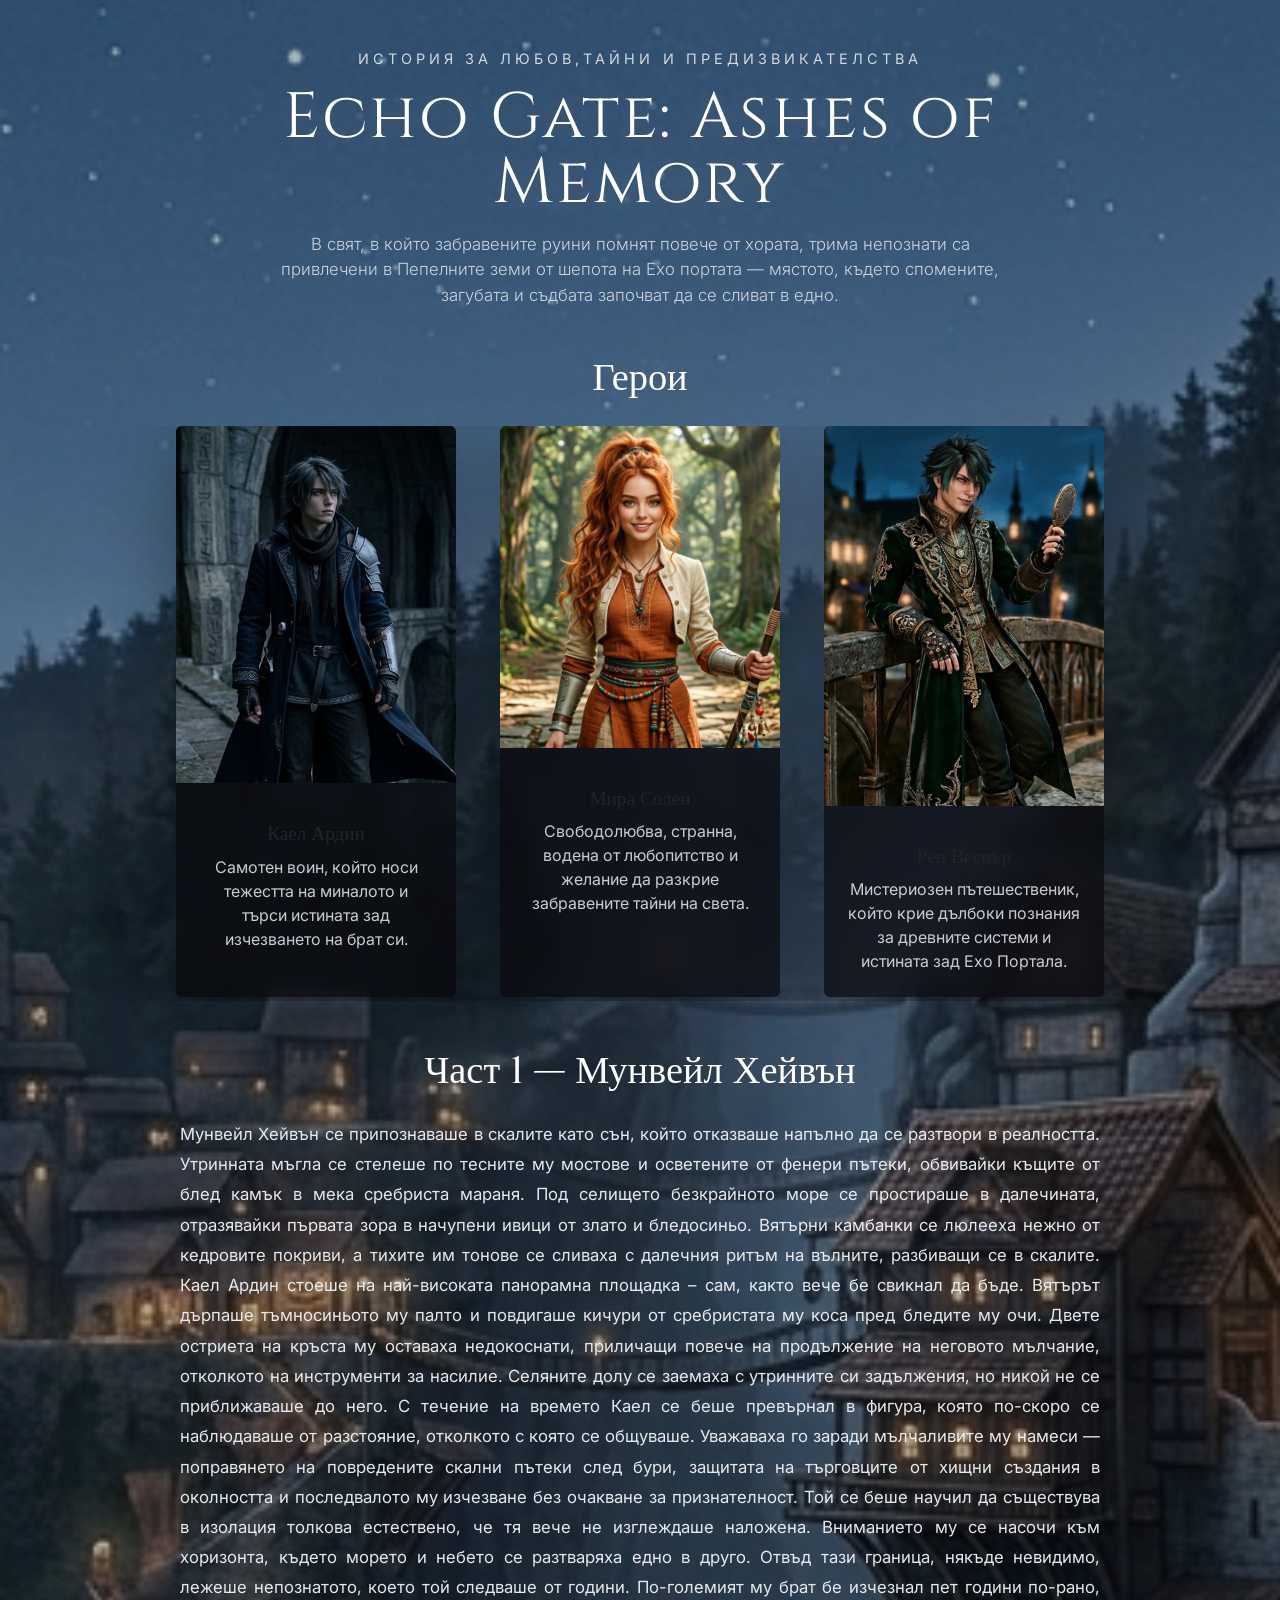
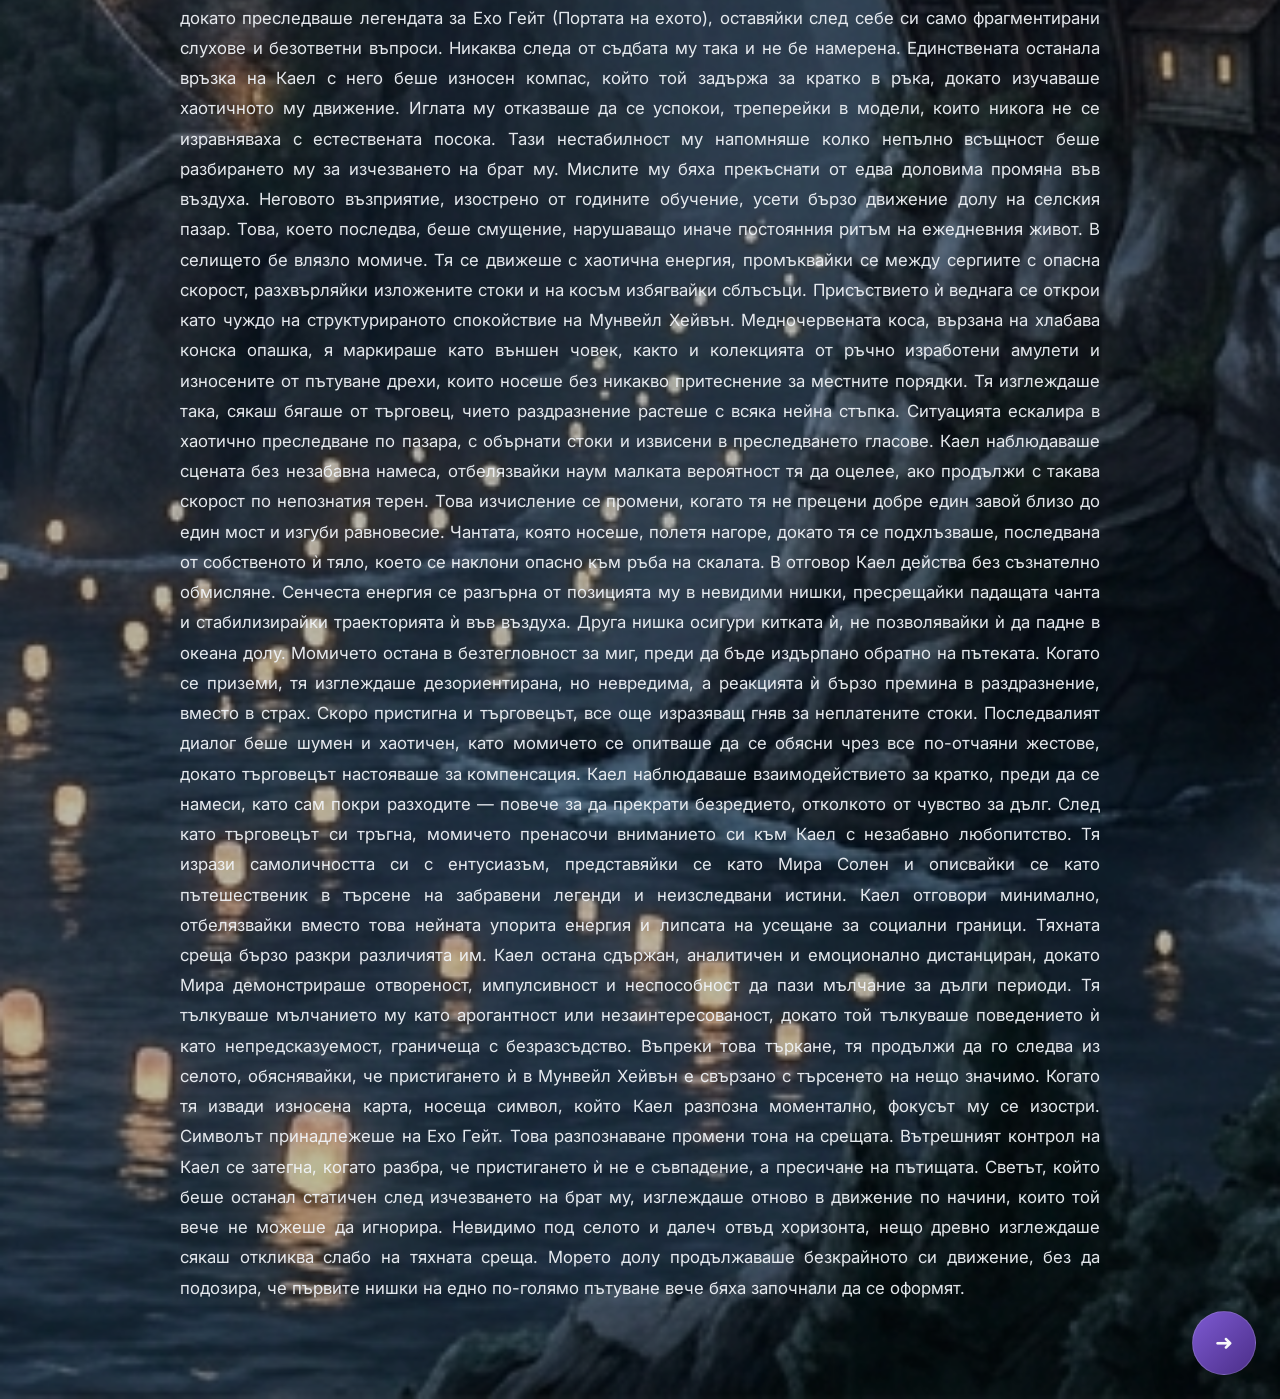
<file: index.html>
<!DOCTYPE html>
<html lang="en">
<head>
  <meta charset="UTF-8">
  <meta name="viewport" content="width=device-width, initial-scale=1.0">
  <title>Echo Gate: Ashes of Memory</title>
  <link rel="preconnect" href="https://fonts.googleapis.com">
  <link rel="preconnect" href="https://fonts.gstatic.com" crossorigin>
  <link href="https://fonts.googleapis.com/css2?family=Cinzel:wght@400;600;700&family=Inter:wght@300;400;600&display=swap" rel="stylesheet">
  <link href="https://cdn.jsdelivr.net/npm/bootstrap@5.3.2/dist/css/bootstrap.min.css" rel="stylesheet" integrity="sha384-6QM9iKzZgGXf1C7DbGoi3Be6pVmokbS0GHb1tjzU95RiS5srIeBiyqz7Jx4aKQXb" crossorigin="anonymous">
  <link rel="stylesheet" href="style.css">
</head>
<body class="home-page">
  <div class="page-shell">
    <div class="container-fluid py-5 text-white text-center">
      <header class="hero mb-5">
        <p class="eyebrow">История за любов,тайни и предизвикателства</p>
        <h1 class="display-4 title">Echo Gate: Ashes of Memory</h1>
        <p class="lead subtitle">В свят, в който забравените руини помнят повече от хората, трима непознати са привлечени в Пепелните земи от шепота на Ехо портата — мястото, където спомените, загубата и съдбата започват да се сливат в едно.</p>
      </header>

      <section class="characters-section mb-5">
        <h2 class="section-title mb-4">Герои</h2>
        <div class="row character-row gx-4 justify-content-center">
          <div class="col-auto">
            <article class="card glass-card h-100 overflow-hidden">
              <img src="character1.png" class="card-img-top" alt="Character 1">
              <div class="card-body text-center">
                <h3 class="card-title">Каел Ардин</h3>
                <p class="card-text">Самотен воин, който носи тежестта на миналото и търси истината зад изчезването на брат си.</p>
              </div>
            </article>
          </div>
          <div class="col-auto">
            <article class="card glass-card h-100 overflow-hidden">
              <img src="character2.png" class="card-img-top" alt="Character 2">
              <div class="card-body text-center">
                <h3 class="card-title">Мира Солен</h3>
                <p class="card-text">Свободолюбва, странна, водена от любопитство и желание да разкрие забравените тайни на света.</p>
              </div>
            </article>
          </div>
          <div class="col-auto">
            <article class="card glass-card h-100 overflow-hidden">
              <img src="character3.png" class="card-img-top" alt="Character 3">
              <div class="card-body text-center">
                <h3 class="card-title">Рен Веспър</h3>
                <p class="card-text">Мистериозен пътешественик, който крие дълбоки познания за древните системи и истината зад Ехо Портала.</p>
              </div>
            </article>
          </div>
        </div>
      </section>

      <section class="story-section mb-5">
        <h2 class="section-title mb-4">Част 1 — Мунвейл Хейвън</h2>
        <div class="story-text mx-auto px-3 px-md-0">
          Мунвейл Хейвън се припознаваше в скалите като сън, който отказваше напълно да се разтвори в реалността.

Утринната мъгла се стелеше по тесните му мостове и осветените от фенери пътеки, обвивайки къщите от блед камък в мека сребриста мараня. Под селището безкрайното море се простираше в далечината, отразявайки първата зора в начупени ивици от злато и бледосиньо. Вятърни камбанки се люлееха нежно от кедровите покриви, а тихите им тонове се сливаха с далечния ритъм на вълните, разбиващи се в скалите.

Каел Ардин стоеше на най-високата панорамна площадка – сам, както вече бе свикнал да бъде. Вятърът дърпаше тъмносиньото му палто и повдигаше кичури от сребристата му коса пред бледите му очи. Двете остриета на кръста му оставаха недокоснати, приличащи повече на продължение на неговото мълчание, отколкото на инструменти за насилие.

Селяните долу се заемаха с утринните си задължения, но никой не се приближаваше до него. С течение на времето Каел се беше превърнал в фигура, която по-скоро се наблюдаваше от разстояние, отколкото с която се общуваше. Уважаваха го заради мълчаливите му намеси — поправянето на повредените скални пътеки след бури, защитата на търговците от хищни създания в околността и последвалото му изчезване без очакване за признателност.

Той се беше научил да съществува в изолация толкова естествено, че тя вече не изглеждаше наложена.

Вниманието му се насочи към хоризонта, където морето и небето се разтваряха едно в друго. Отвъд тази граница, някъде невидимо, лежеше непознатото, което той следваше от години. По-големият му брат бе изчезнал пет години по-рано, докато преследваше легендата за Ехо Гейт (Портата на ехото), оставяйки след себе си само фрагментирани слухове и безответни въпроси. Никаква следа от съдбата му така и не бе намерена.

Единствената останала връзка на Каел с него беше износен компас, който той задържа за кратко в ръка, докато изучаваше хаотичното му движение. Иглата му отказваше да се успокои, треперейки в модели, които никога не се изравняваха с естествената посока. Тази нестабилност му напомняше колко непълно всъщност беше разбирането му за изчезването на брат му.

Мислите му бяха прекъснати от едва доловима промяна във въздуха. Неговото възприятие, изострено от годините обучение, усети бързо движение долу на селския пазар. Това, което последва, беше смущение, нарушаващо иначе постоянния ритъм на ежедневния живот.

В селището бе влязло момиче.

Тя се движеше с хаотична енергия, промъквайки се между сергиите с опасна скорост, разхвърляйки изложените стоки и на косъм избягвайки сблъсъци. Присъствието ѝ веднага се открои като чуждо на структурираното спокойствие на Мунвейл Хейвън. Медночервената коса, вързана на хлабава конска опашка, я маркираше като външен човек, както и колекцията от ръчно изработени амулети и износените от пътуване дрехи, които носеше без никакво притеснение за местните порядки.

Тя изглеждаше така, сякаш бягаше от търговец, чието раздразнение растеше с всяка нейна стъпка. Ситуацията ескалира в хаотично преследване по пазара, с обърнати стоки и извисени в преследването гласове.

Каел наблюдаваше сцената без незабавна намеса, отбелязвайки наум малката вероятност тя да оцелее, ако продължи с такава скорост по непознатия терен. Това изчисление се промени, когато тя не прецени добре един завой близо до един мост и изгуби равновесие.

Чантата, която носеше, полетя нагоре, докато тя се подхлъзваше, последвана от собственото ѝ тяло, което се наклони опасно към ръба на скалата. В отговор Каел действа без съзнателно обмисляне. Сенчеста енергия се разгърна от позицията му в невидими нишки, пресрещайки падащата чанта и стабилизирайки траекторията ѝ във въздуха. Друга нишка осигури китката ѝ, не позволявайки ѝ да падне в океана долу.

Момичето остана в безтегловност за миг, преди да бъде издърпано обратно на пътеката. Когато се приземи, тя изглеждаше дезориентирана, но невредима, а реакцията ѝ бързо премина в раздразнение, вместо в страх.

Скоро пристигна и търговецът, все още изразяващ гняв за неплатените стоки. Последвалият диалог беше шумен и хаотичен, като момичето се опитваше да се обясни чрез все по-отчаяни жестове, докато търговецът настояваше за компенсация. Каел наблюдаваше взаимодействието за кратко, преди да се намеси, като сам покри разходите — повече за да прекрати безредието, отколкото от чувство за дълг.

След като търговецът си тръгна, момичето пренасочи вниманието си към Каел с незабавно любопитство. Тя изрази самоличността си с ентусиазъм, представяйки се като Мира Солен и описвайки се като пътешественик в търсене на забравени легенди и неизследвани истини. Каел отговори минимално, отбелязвайки вместо това нейната упорита енергия и липсата на усещане за социални граници.

Тяхната среща бързо разкри различията им. Каел остана сдържан, аналитичен и емоционално дистанциран, докато Мира демонстрираше отвореност, импулсивност и неспособност да пази мълчание за дълги периоди. Тя тълкуваше мълчанието му като арогантност или незаинтересованост, докато той тълкуваше поведението ѝ като непредсказуемост, граничеща с безразсъдство.

Въпреки това търкане, тя продължи да го следва из селото, обяснявайки, че пристигането ѝ в Мунвейл Хейвън е свързано с търсенето на нещо значимо. Когато тя извади износена карта, носеща символ, който Каел разпозна моментално, фокусът му се изостри.

Символът принадлежеше на Ехо Гейт.

Това разпознаване промени тона на срещата. Вътрешният контрол на Каел се затегна, когато разбра, че пристигането ѝ не е съвпадение, а пресичане на пътищата. Светът, който беше останал статичен след изчезването на брат му, изглеждаше отново в движение по начини, които той вече не можеше да игнорира.

Невидимо под селото и далеч отвъд хоризонта, нещо древно изглеждаше сякаш откликва слабо на тяхната среща. Морето долу продължаваше безкрайното си движение, без да подозира, че първите нишки на едно по-голямо пътуване вече бяха започнали да се оформят.
        </div>
      </section>
    </div>
  </div>

  <a href="page2.html" class="nav-button nav-right btn btn-primary btn-lg shadow-lg">
    <span class="arrow">➜</span>
  </a>
</body>
</html>
</file>
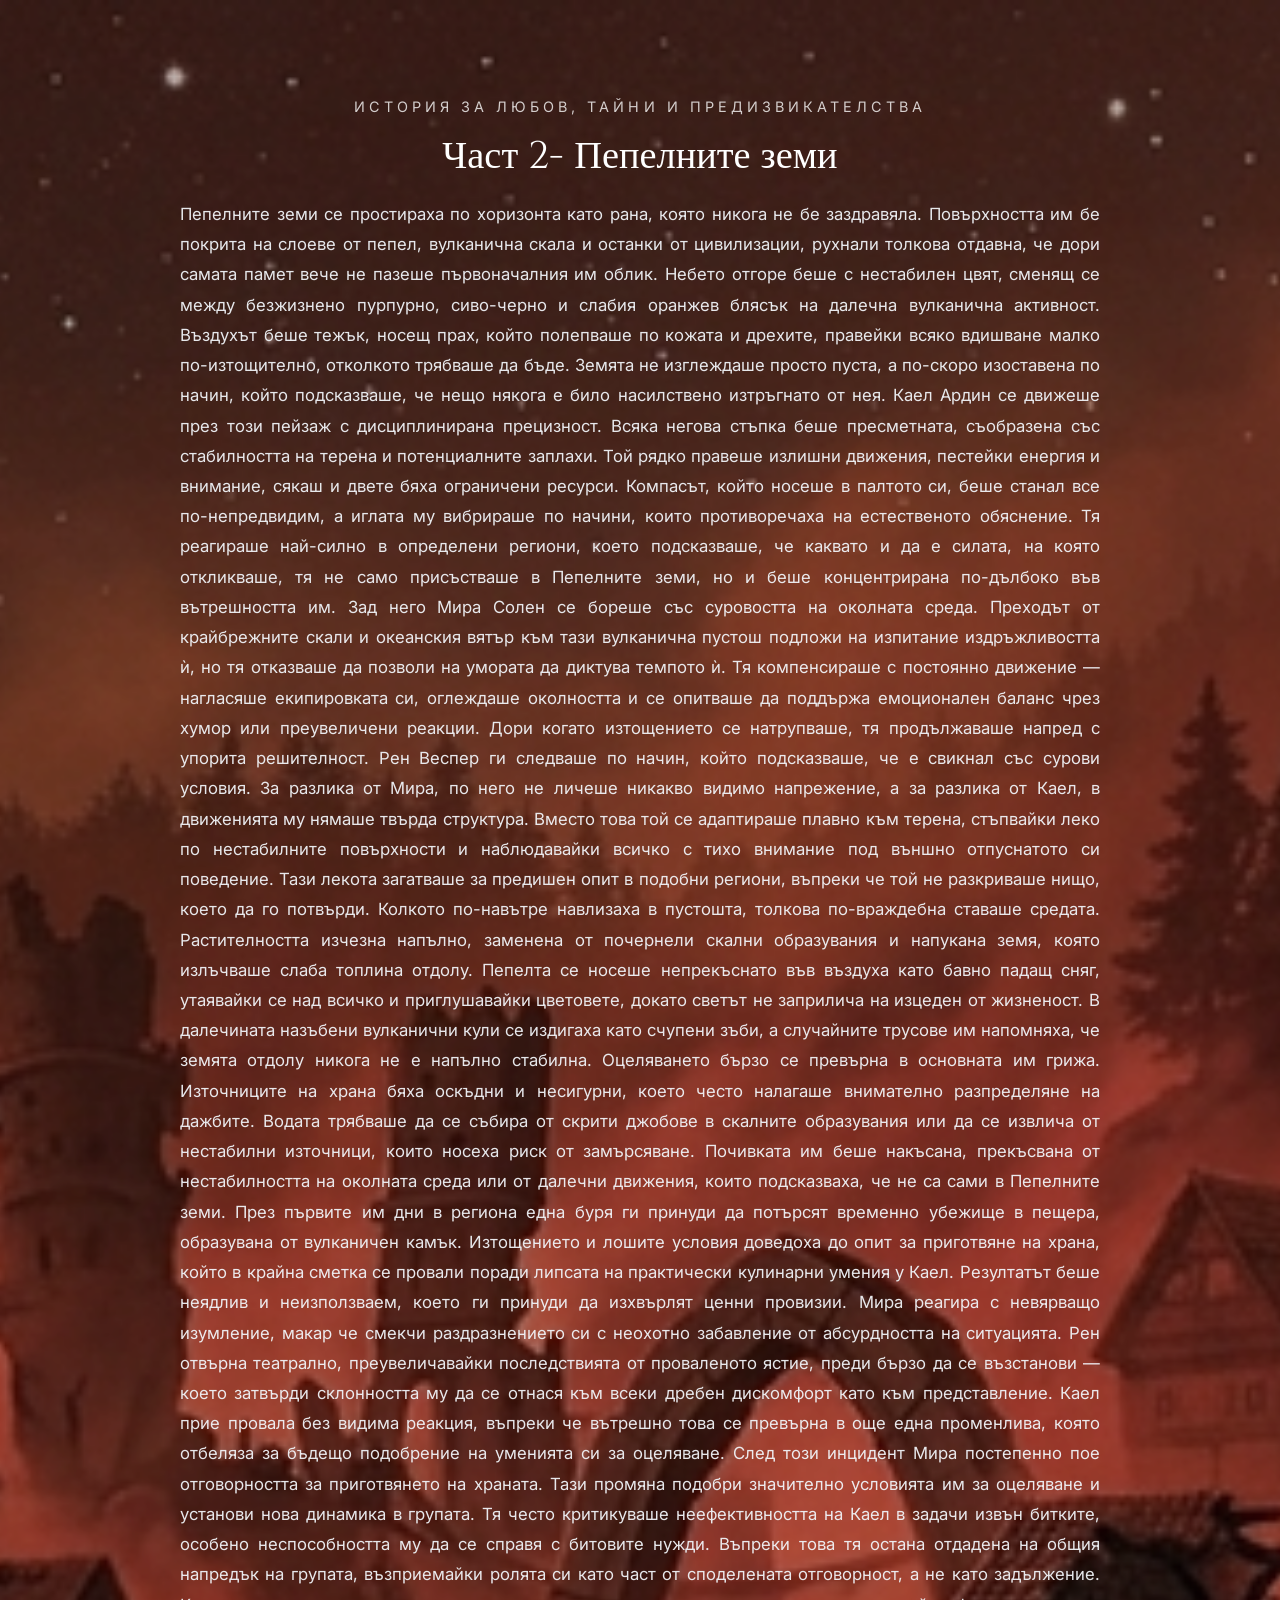
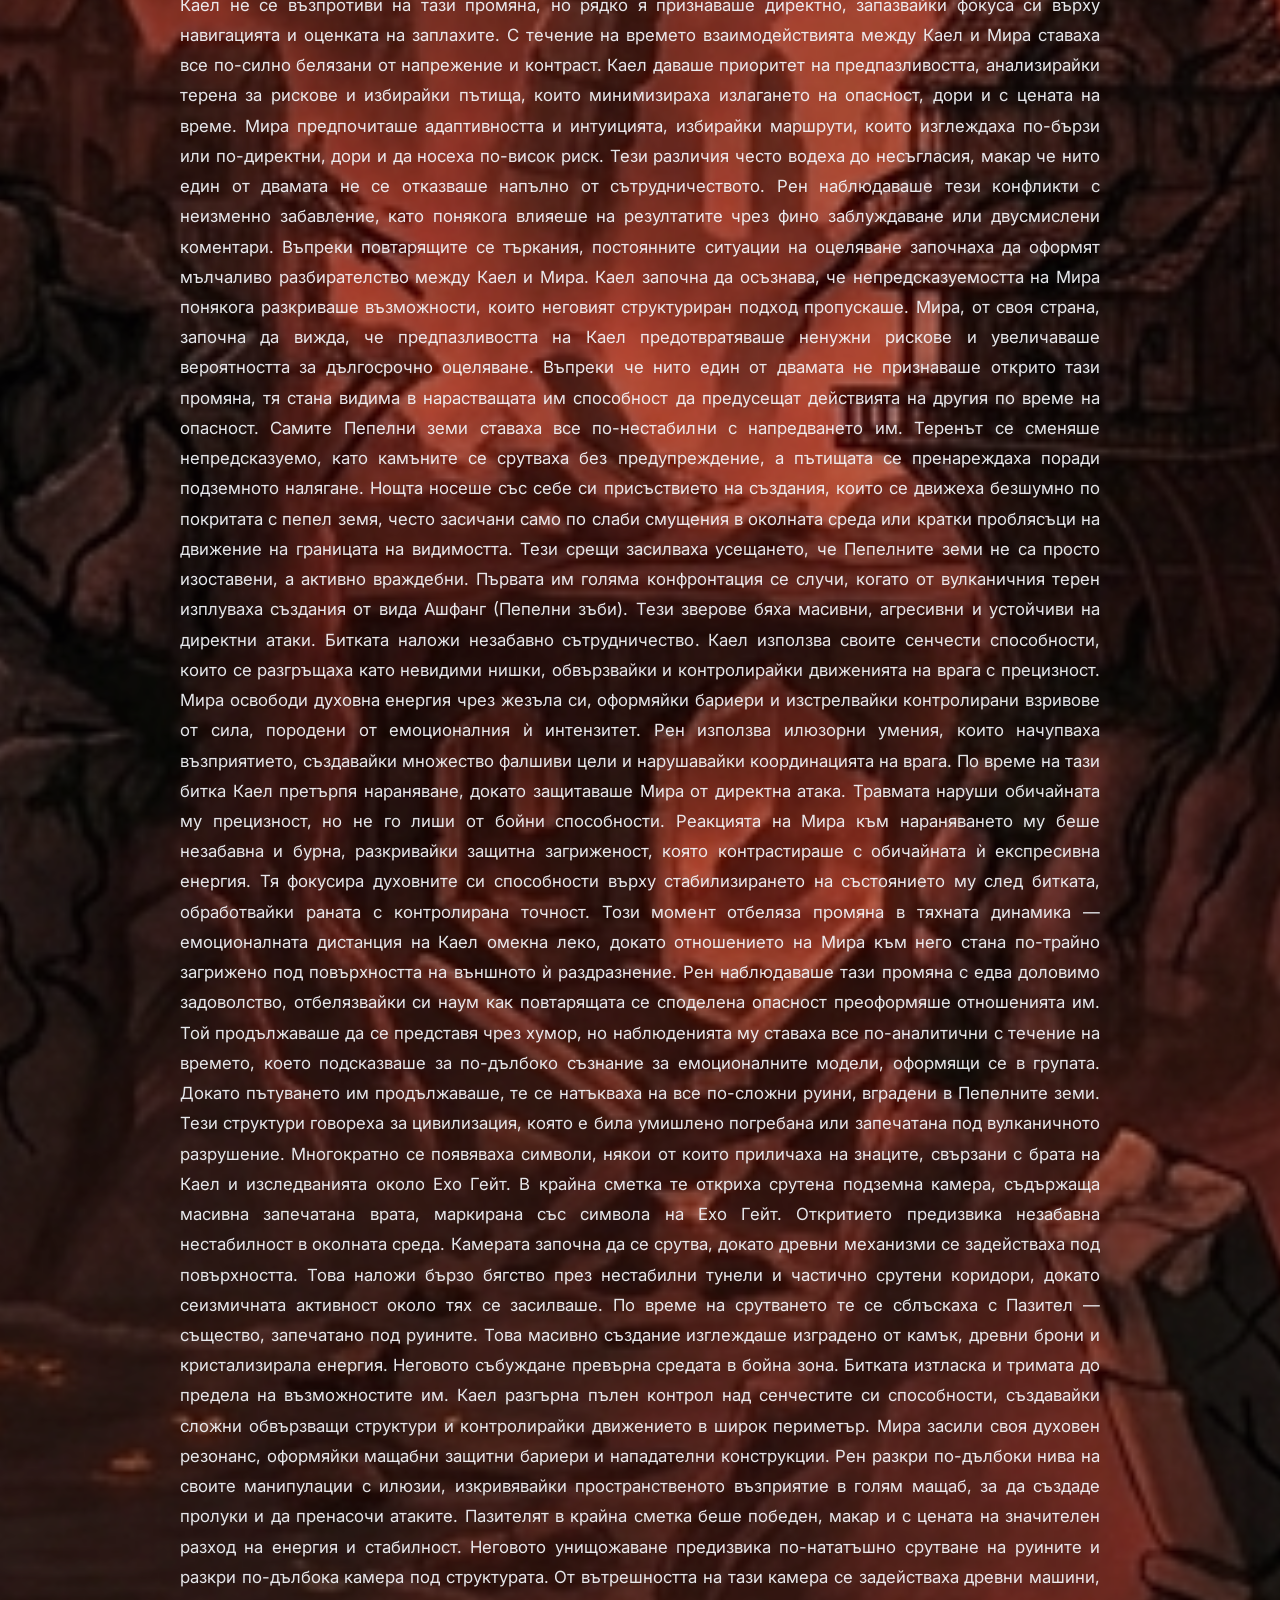
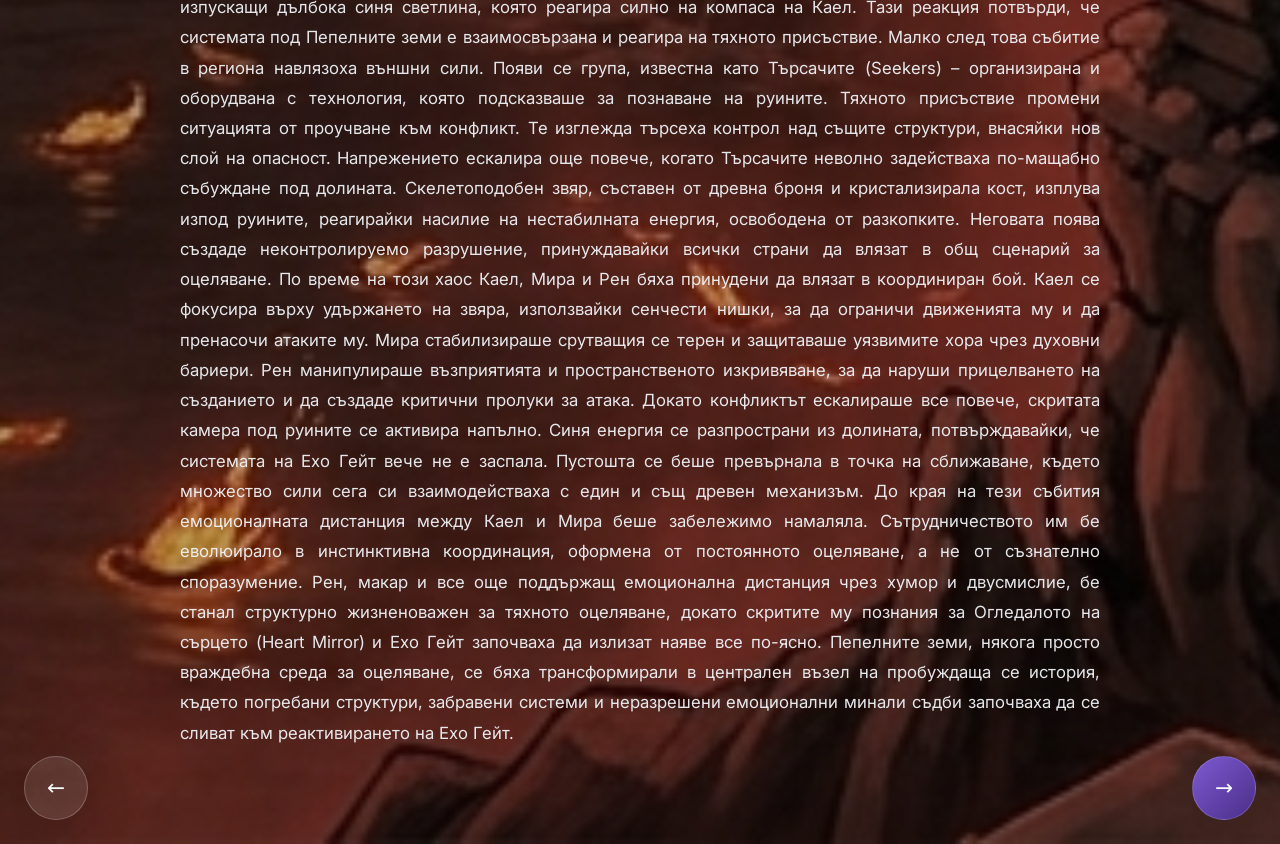
<file: page2.html>
<!DOCTYPE html>
<html lang="en">
<head>
  <meta charset="UTF-8">
  <meta name="viewport" content="width=device-width, initial-scale=1.0">
  <title>Echo Gate: Part Two</title>
  <link rel="preconnect" href="https://fonts.googleapis.com">
  <link rel="preconnect" href="https://fonts.gstatic.com" crossorigin>
  <link href="https://fonts.googleapis.com/css2?family=Cinzel:wght@400;600;700&family=Inter:wght@300;400;600&display=swap" rel="stylesheet">
  <link href="https://cdn.jsdelivr.net/npm/bootstrap@5.3.2/dist/css/bootstrap.min.css" rel="stylesheet" integrity="sha384-6QM9iKzZgGXf1C7DbGoi3Be6pVmokbS0GHb1tjzU95RiS5srIeBiyqz7Jx4aKQXb" crossorigin="anonymous">
  <link rel="stylesheet" href="style.css">
</head>
<body class="chapter-two">
  <div class="page-shell">
    <div class="container-fluid py-5 text-white text-center">
      <section class="story-section py-5">
        <p class="eyebrow">История за любов, тайни и предизвикателства</p>
        <h1 class="display-5 section-title">Част 2- Пепелните земи</h1>
        <div class="story-text mx-auto px-3 px-md-0">
          Пепелните земи се простираха по хоризонта като рана, която никога не бе заздравяла. Повърхността им бе покрита на слоеве от пепел, вулканична скала и останки от цивилизации, рухнали толкова отдавна, че дори самата памет вече не пазеше първоначалния им облик.

Небето отгоре беше с нестабилен цвят, сменящ се между безжизнено пурпурно, сиво-черно и слабия оранжев блясък на далечна вулканична активност. Въздухът беше тежък, носещ прах, който полепваше по кожата и дрехите, правейки всяко вдишване малко по-изтощително, отколкото трябваше да бъде. Земята не изглеждаше просто пуста, а по-скоро изоставена по начин, който подсказваше, че нещо някога е било насилствено изтръгнато от нея.

Каел Ардин се движеше през този пейзаж с дисциплинирана прецизност. Всяка негова стъпка беше пресметната, съобразена със стабилността на терена и потенциалните заплахи. Той рядко правеше излишни движения, пестейки енергия и внимание, сякаш и двете бяха ограничени ресурси. Компасът, който носеше в палтото си, беше станал все по-непредвидим, а иглата му вибрираше по начини, които противоречаха на естественото обяснение. Тя реагираше най-силно в определени региони, което подсказваше, че каквато и да е силата, на която откликваше, тя не само присъстваше в Пепелните земи, но и беше концентрирана по-дълбоко във вътрешността им.

Зад него Мира Солен се бореше със суровостта на околната среда. Преходът от крайбрежните скали и океанския вятър към тази вулканична пустош подложи на изпитание издръжливостта ѝ, но тя отказваше да позволи на умората да диктува темпото ѝ. Тя компенсираше с постоянно движение — нагласяше екипировката си, оглеждаше околността и се опитваше да поддържа емоционален баланс чрез хумор или преувеличени реакции. Дори когато изтощението се натрупваше, тя продължаваше напред с упорита решителност.

Рен Веспер ги следваше по начин, който подсказваше, че е свикнал със сурови условия. За разлика от Мира, по него не личеше никакво видимо напрежение, а за разлика от Каел, в движенията му нямаше твърда структура. Вместо това той се адаптираше плавно към терена, стъпвайки леко по нестабилните повърхности и наблюдавайки всичко с тихо внимание под външно отпуснатото си поведение. Тази лекота загатваше за предишен опит в подобни региони, въпреки че той не разкриваше нищо, което да го потвърди.

Колкото по-навътре навлизаха в пустошта, толкова по-враждебна ставаше средата. Растителността изчезна напълно, заменена от почернели скални образувания и напукана земя, която излъчваше слаба топлина отдолу. Пепелта се носеше непрекъснато във въздуха като бавно падащ сняг, утаявайки се над всичко и приглушавайки цветовете, докато светът не заприлича на изцеден от жизненост. В далечината назъбени вулканични кули се издигаха като счупени зъби, а случайните трусове им напомняха, че земята отдолу никога не е напълно стабилна.

Оцеляването бързо се превърна в основната им грижа. Източниците на храна бяха оскъдни и несигурни, което често налагаше внимателно разпределяне на дажбите. Водата трябваше да се събира от скрити джобове в скалните образувания или да се извлича от нестабилни източници, които носеха риск от замърсяване. Почивката им беше накъсана, прекъсвана от нестабилността на околната среда или от далечни движения, които подсказваха, че не са сами в Пепелните земи.

През първите им дни в региона една буря ги принуди да потърсят временно убежище в пещера, образувана от вулканичен камък. Изтощението и лошите условия доведоха до опит за приготвяне на храна, който в крайна сметка се провали поради липсата на практически кулинарни умения у Каел. Резултатът беше неядлив и неизползваем, което ги принуди да изхвърлят ценни провизии. Мира реагира с невярващо изумление, макар че смекчи раздразнението си с неохотно забавление от абсурдността на ситуацията. Рен отвърна театрално, преувеличавайки последствията от проваленото ястие, преди бързо да се възстанови — което затвърди склонността му да се отнася към всеки дребен дискомфорт като към представление. Каел прие провала без видима реакция, въпреки че вътрешно това се превърна в още една променлива, която отбеляза за бъдещо подобрение на уменията си за оцеляване.

След този инцидент Мира постепенно пое отговорността за приготвянето на храната. Тази промяна подобри значително условията им за оцеляване и установи нова динамика в групата. Тя често критикуваше неефективността на Каел в задачи извън битките, особено неспособността му да се справя с битовите нужди. Въпреки това тя остана отдадена на общия напредък на групата, възприемайки ролята си като част от споделената отговорност, а не като задължение. Каел не се възпротиви на тази промяна, но рядко я признаваше директно, запазвайки фокуса си върху навигацията и оценката на заплахите.

С течение на времето взаимодействията между Каел и Мира ставаха все по-силно белязани от напрежение и контраст. Каел даваше приоритет на предпазливостта, анализирайки терена за рискове и избирайки пътища, които минимизираха излагането на опасност, дори и с цената на време. Мира предпочиташе адаптивността и интуицията, избирайки маршрути, които изглеждаха по-бързи или по-директни, дори и да носеха по-висок риск. Тези различия често водеха до несъгласия, макар че нито един от двамата не се отказваше напълно от сътрудничеството. Рен наблюдаваше тези конфликти с неизменно забавление, като понякога влияеше на резултатите чрез фино заблуждаване или двусмислени коментари.

Въпреки повтарящите се търкания, постоянните ситуации на оцеляване започнаха да оформят мълчаливо разбирателство между Каел и Мира. Каел започна да осъзнава, че непредсказуемостта на Мира понякога разкриваше възможности, които неговият структуриран подход пропускаше. Мира, от своя страна, започна да вижда, че предпазливостта на Каел предотвратяваше ненужни рискове и увеличаваше вероятността за дългосрочно оцеляване. Въпреки че нито един от двамата не признаваше открито тази промяна, тя стана видима в нарастващата им способност да предусещат действията на другия по време на опасност.

Самите Пепелни земи ставаха все по-нестабилни с напредването им. Теренът се сменяше непредсказуемо, като камъните се срутваха без предупреждение, а пътищата се пренареждаха поради подземното налягане. Нощта носеше със себе си присъствието на създания, които се движеха безшумно по покритата с пепел земя, често засичани само по слаби смущения в околната среда или кратки проблясъци на движение на границата на видимостта. Тези срещи засилваха усещането, че Пепелните земи не са просто изоставени, а активно враждебни.

Първата им голяма конфронтация се случи, когато от вулканичния терен изплуваха създания от вида Ашфанг (Пепелни зъби). Тези зверове бяха масивни, агресивни и устойчиви на директни атаки. Битката наложи незабавно сътрудничество. Каел използва своите сенчести способности, които се разгръщаха като невидими нишки, обвързвайки и контролирайки движенията на врага с прецизност. Мира освободи духовна енергия чрез жезъла си, оформяйки бариери и изстрелвайки контролирани взривове от сила, породени от емоционалния ѝ интензитет. Рен използва илюзорни умения, които начупваха възприятието, създавайки множество фалшиви цели и нарушавайки координацията на врага.

По време на тази битка Каел претърпя нараняване, докато защитаваше Мира от директна атака. Травмата наруши обичайната му прецизност, но не го лиши от бойни способности. Реакцията на Мира към нараняването му беше незабавна и бурна, разкривайки защитна загриженост, която контрастираше с обичайната ѝ експресивна енергия. Тя фокусира духовните си способности върху стабилизирането на състоянието му след битката, обработвайки раната с контролирана точност. Този момент отбеляза промяна в тяхната динамика — емоционалната дистанция на Каел омекна леко, докато отношението на Мира към него стана по-трайно загрижено под повърхността на външното ѝ раздразнение.

Рен наблюдаваше тази промяна с едва доловимо задоволство, отбелязвайки си наум как повтарящата се споделена опасност преоформяше отношенията им. Той продължаваше да се представя чрез хумор, но наблюденията му ставаха все по-аналитични с течение на времето, което подсказваше за по-дълбоко съзнание за емоционалните модели, оформящи се в групата.

Докато пътуването им продължаваше, те се натъкваха на все по-сложни руини, вградени в Пепелните земи. Тези структури говореха за цивилизация, която е била умишлено погребана или запечатана под вулканичното разрушение. Многократно се появяваха символи, някои от които приличаха на знаците, свързани с брата на Каел и изследванията около Ехо Гейт.

В крайна сметка те откриха срутена подземна камера, съдържаща масивна запечатана врата, маркирана със символа на Ехо Гейт. Откритието предизвика незабавна нестабилност в околната среда. Камерата започна да се срутва, докато древни механизми се задействаха под повърхността. Това наложи бързо бягство през нестабилни тунели и частично срутени коридори, докато сеизмичната активност около тях се засилваше.

По време на срутването те се сблъскаха с Пазител — същество, запечатано под руините. Това масивно създание изглеждаше изградено от камък, древни брони и кристализирала енергия. Неговото събуждане превърна средата в бойна зона. Битката изтласка и тримата до предела на възможностите им. Каел разгърна пълен контрол над сенчестите си способности, създавайки сложни обвързващи структури и контролирайки движението в широк периметър. Мира засили своя духовен резонанс, оформяйки мащабни защитни бариери и нападателни конструкции. Рен разкри по-дълбоки нива на своите манипулации с илюзии, изкривявайки пространственото възприятие в голям мащаб, за да създаде пролуки и да пренасочи атаките.

Пазителят в крайна сметка беше победен, макар и с цената на значителен разход на енергия и стабилност. Неговото унищожаване предизвика по-нататъшно срутване на руините и разкри по-дълбока камера под структурата. От вътрешността на тази камера се задействаха древни машини, изпускащи дълбока синя светлина, която реагира силно на компаса на Каел. Тази реакция потвърди, че системата под Пепелните земи е взаимосвързана и реагира на тяхното присъствие.

Малко след това събитие в региона навлязоха външни сили. Появи се група, известна като Търсачите (Seekers) – организирана и оборудвана с технология, която подсказваше за познаване на руините. Тяхното присъствие промени ситуацията от проучване към конфликт. Те изглежда търсеха контрол над същите структури, внасяйки нов слой на опасност.

Напрежението ескалира още повече, когато Търсачите неволно задействаха по-мащабно събуждане под долината. Скелетоподобен звяр, съставен от древна броня и кристализирала кост, изплува изпод руините, реагирайки насилие на нестабилната енергия, освободена от разкопките. Неговата поява създаде неконтролируемо разрушение, принуждавайки всички страни да влязат в общ сценарий за оцеляване.

По време на този хаос Каел, Мира и Рен бяха принудени да влязат в координиран бой. Каел се фокусира върху удържането на звяра, използвайки сенчести нишки, за да ограничи движенията му и да пренасочи атаките му. Мира стабилизираше срутващия се терен и защитаваше уязвимите хора чрез духовни бариери. Рен манипулираше възприятията и пространственото изкривяване, за да наруши прицелването на създанието и да създаде критични пролуки за атака.

Докато конфликтът ескалираше все повече, скритата камера под руините се активира напълно. Синя енергия се разпространи из долината, потвърждавайки, че системата на Ехо Гейт вече не е заспала. Пустошта се беше превърнала в точка на сближаване, където множество сили сега си взаимодействаха с един и същ древен механизъм.

До края на тези събития емоционалната дистанция между Каел и Мира беше забележимо намаляла. Сътрудничеството им бе еволюирало в инстинктивна координация, оформена от постоянното оцеляване, а не от съзнателно споразумение. Рен, макар и все още поддържащ емоционална дистанция чрез хумор и двусмислие, бе станал структурно жизненоважен за тяхното оцеляване, докато скритите му познания за Огледалото на сърцето (Heart Mirror) и Ехо Гейт започваха да излизат наяве все по-ясно.

Пепелните земи, някога просто враждебна среда за оцеляване, се бяха трансформирали в централен възел на пробуждаща се история, където погребани структури, забравени системи и неразрешени емоционални минали съдби започваха да се сливат към реактивирането на Ехо Гейт.
        </div>
      </section>
    </div>
  </div>

  <a href="index.html" class="nav-button nav-left btn btn-outline-light btn-lg shadow-lg">
    ←
  </a>
  <a href="page3.html" class="nav-button nav-right btn btn-primary btn-lg shadow-lg">
    →
  </a>
</body>
</html>
</file>
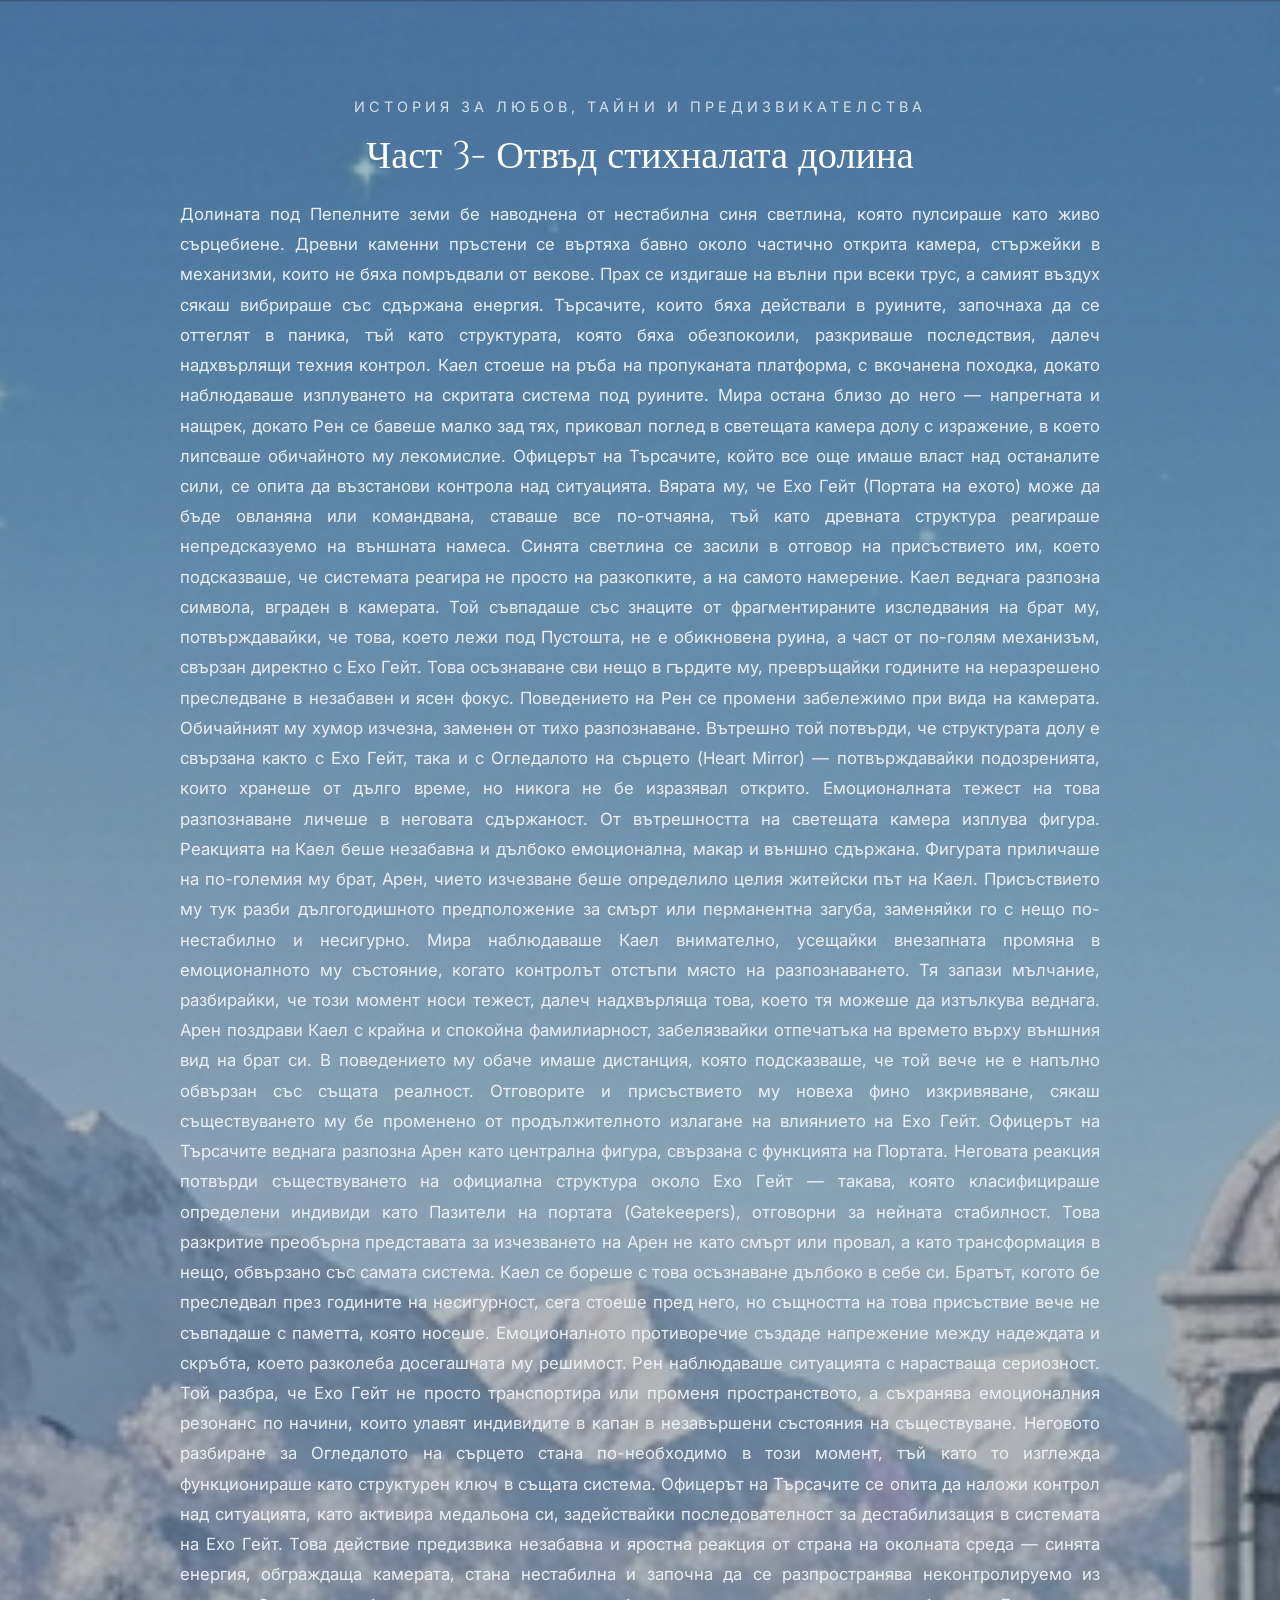
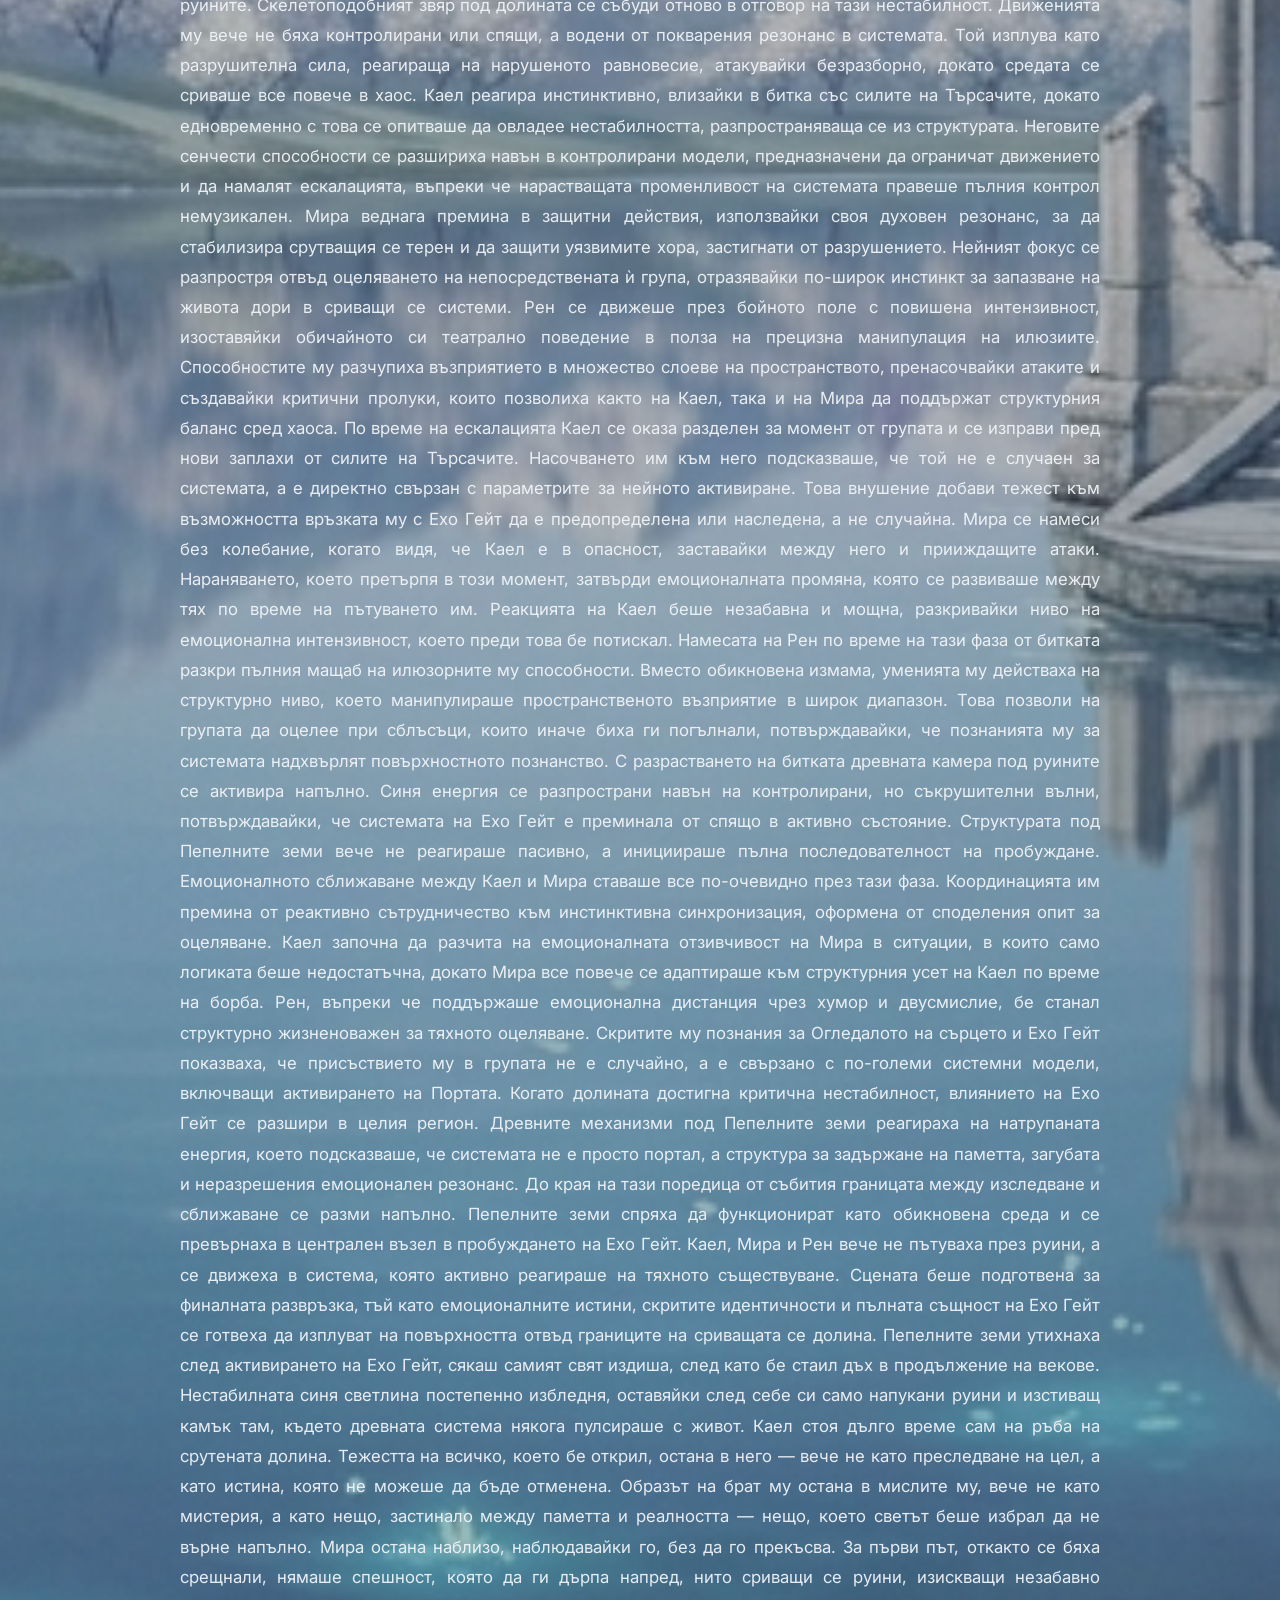
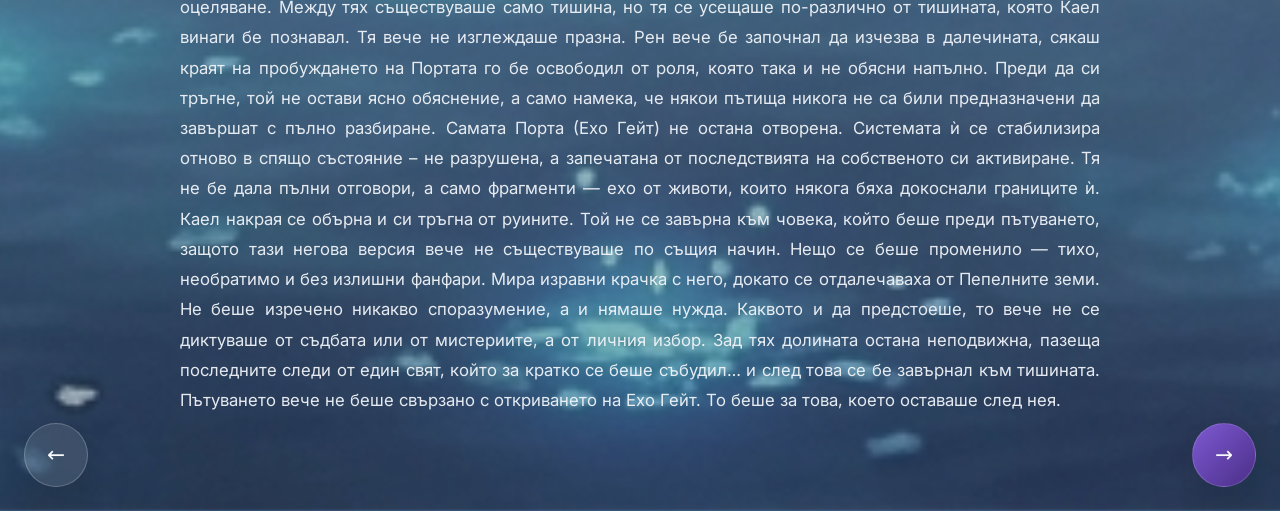
<file: page3.html>
<!DOCTYPE html>
<html lang="en">
<head>
  <meta charset="UTF-8">
  <meta name="viewport" content="width=device-width, initial-scale=1.0">
  <title>Echo Gate: Part Three</title>
  <link rel="preconnect" href="https://fonts.googleapis.com">
  <link rel="preconnect" href="https://fonts.gstatic.com" crossorigin>
  <link href="https://fonts.googleapis.com/css2?family=Cinzel:wght@400;600;700&family=Inter:wght@300;400;600&display=swap" rel="stylesheet">
  <link href="https://cdn.jsdelivr.net/npm/bootstrap@5.3.2/dist/css/bootstrap.min.css" rel="stylesheet" integrity="sha384-6QM9iKzZgGXf1C7DbGoi3Be6pVmokbS0GHb1tjzU95RiS5srIeBiyqz7Jx4aKQXb" crossorigin="anonymous">
  <link rel="stylesheet" href="style.css">
</head>
<body class="chapter-three">
  <div class="page-shell">
    <div class="container-fluid py-5 text-white text-center">
      <section class="story-section py-5">
        <p class="eyebrow">История за любов, тайни и предизвикателства</p>
        <h1 class="display-5 section-title">Част 3- Отвъд стихналата долина</h1>
        <div class="story-text mx-auto px-3 px-md-0">
            
Долината под Пепелните земи бе наводнена от нестабилна синя светлина, която пулсираше като живо сърцебиене. Древни каменни пръстени се въртяха бавно около частично открита камера, стържейки в механизми, които не бяха помръдвали от векове. Прах се издигаше на вълни при всеки трус, а самият въздух сякаш вибрираше със сдържана енергия. Търсачите, които бяха действали в руините, започнаха да се оттеглят в паника, тъй като структурата, която бяха обезпокоили, разкриваше последствия, далеч надхвърлящи техния контрол.

Каел стоеше на ръба на пропуканата платформа, с вкочанена походка, докато наблюдаваше изплуването на скритата система под руините. Мира остана близо до него — напрегната и нащрек, докато Рен се бавеше малко зад тях, приковал поглед в светещата камера долу с изражение, в което липсваше обичайното му лекомислие.

Офицерът на Търсачите, който все още имаше власт над останалите сили, се опита да възстанови контрола над ситуацията. Вярата му, че Ехо Гейт (Портата на ехото) може да бъде овланяна или командвана, ставаше все по-отчаяна, тъй като древната структура реагираше непредсказуемо на външната намеса. Синята светлина се засили в отговор на присъствието им, което подсказваше, че системата реагира не просто на разкопките, а на самото намерение.

Каел веднага разпозна символа, вграден в камерата. Той съвпадаше със знаците от фрагментираните изследвания на брат му, потвърждавайки, че това, което лежи под Пустошта, не е обикновена руина, а част от по-голям механизъм, свързан директно с Ехо Гейт. Това осъзнаване сви нещо в гърдите му, превръщайки годините на неразрешено преследване в незабавен и ясен фокус.

Поведението на Рен се промени забележимо при вида на камерата. Обичайният му хумор изчезна, заменен от тихо разпознаване. Вътрешно той потвърди, че структурата долу е свързана както с Ехо Гейт, така и с Огледалото на сърцето (Heart Mirror) — потвърждавайки подозренията, които хранеше от дълго време, но никога не бе изразявал открито. Емоционалната тежест на това разпознаване личеше в неговата сдържаност.

От вътрешността на светещата камера изплува фигура.

Реакцията на Каел беше незабавна и дълбоко емоционална, макар и външно сдържана. Фигурата приличаше на по-големия му брат, Арен, чието изчезване беше определило целия житейски път на Каел. Присъствието му тук разби дългогодишното предположение за смърт или перманентна загуба, заменяйки го с нещо по-нестабилно и несигурно.

Мира наблюдаваше Каел внимателно, усещайки внезапната промяна в емоционалното му състояние, когато контролът отстъпи място на разпознаването. Тя запази мълчание, разбирайки, че този момент носи тежест, далеч надхвърляща това, което тя можеше да изтълкува веднага.

Арен поздрави Каел с крайна и спокойна фамилиарност, забелязвайки отпечатъка на времето върху външния вид на брат си. В поведението му обаче имаше дистанция, която подсказваше, че той вече не е напълно обвързан със същата реалност. Отговорите и присъствието му новеха фино изкривяване, сякаш съществуването му бе променено от продължителното излагане на влиянието на Ехо Гейт.

Офицерът на Търсачите веднага разпозна Арен като централна фигура, свързана с функцията на Портата. Неговата реакция потвърди съществуването на официална структура около Ехо Гейт — такава, която класифицираше определени индивиди като Пазители на портата (Gatekeepers), отговорни за нейната стабилност. Това разкритие преобърна представата за изчезването на Арен не като смърт или провал, а като трансформация в нещо, обвързано със самата система.

Каел се бореше с това осъзнаване дълбоко в себе си. Братът, когото бе преследвал през годините на несигурност, сега стоеше пред него, но същността на това присъствие вече не съвпадаше с паметта, която носеше. Емоционалното противоречие създаде напрежение между надеждата и скръбта, което разколеба досегашната му решимост.

Рен наблюдаваше ситуацията с нарастваща сериозност. Той разбра, че Ехо Гейт не просто транспортира или променя пространството, а съхранява емоционалния резонанс по начини, които улавят индивидите в капан в незавършени състояния на съществуване. Неговото разбиране за Огледалото на сърцето стана по-необходимо в този момент, тъй като то изглежда функционираше като структурен ключ в същата система.

Офицерът на Търсачите се опита да наложи контрол над ситуацията, като активира медальона си, задействайки последователност за дестабилизация в системата на Ехо Гейт. Това действие предизвика незабавна и яростна реакция от страна на околната среда — синята енергия, обграждаща камерата, стана нестабилна и започна да се разпространява неконтролируемо из руините.

Скелетоподобният звяр под долината се събуди отново в отговор на тази нестабилност. Движенията му вече не бяха контролирани или спящи, а водени от покварения резонанс в системата. Той изплува като разрушителна сила, реагираща на нарушеното равновесие, атакувайки безразборно, докато средата се сриваше все повече в хаос.

Каел реагира инстинктивно, влизайки в битка със силите на Търсачите, докато едновременно с това се опитваше да овладее нестабилността, разпространяваща се из структурата. Неговите сенчести способности се разшириха навън в контролирани модели, предназначени да ограничат движението и да намалят ескалацията, въпреки че нарастващата променливост на системата правеше пълния контрол немузикален.

Мира веднага премина в защитни действия, използвайки своя духовен резонанс, за да стабилизира срутващия се терен и да защити уязвимите хора, застигнати от разрушението. Нейният фокус се разпростря отвъд оцеляването на непосредствената ѝ група, отразявайки по-широк инстинкт за запазване на живота дори в сриващи се системи.

Рен се движеше през бойното поле с повишена интензивност, изоставяйки обичайното си театрално поведение в полза на прецизна манипулация на илюзиите. Способностите му разчупиха възприятието в множество слоеве на пространството, пренасочвайки атаките и създавайки критични пролуки, които позволиха както на Каел, така и на Мира да поддържат структурния баланс сред хаоса.

По време на ескалацията Каел се оказа разделен за момент от групата и се изправи пред нови заплахи от силите на Търсачите. Насочването им към него подсказваше, че той не е случаен за системата, а е директно свързан с параметрите за нейното активиране. Това внушение добави тежест към възможността връзката му с Ехо Гейт да е предопределена или наследена, а не случайна.

Мира се намеси без колебание, когато видя, че Каел е в опасност, заставайки между него и прииждащите атаки. Нараняването, което претърпя в този момент, затвърди емоционалната промяна, която се развиваше между тях по време на пътуването им. Реакцията на Каел беше незабавна и мощна, разкривайки ниво на емоционална интензивност, което преди това бе потискал.

Намесата на Рен по време на тази фаза от битката разкри пълния мащаб на илюзорните му способности. Вместо обикновена измама, уменията му действаха на структурно ниво, което манипулираше пространственото възприятие в широк диапазон. Това позволи на групата да оцелее при сблъсъци, които иначе биха ги погълнали, потвърждавайки, че познанията му за системата надхвърлят повърхностното познанство.

С разрастването на битката древната камера под руините се активира напълно. Синя енергия се разпространи навън на контролирани, но съкрушителни вълни, потвърждавайки, че системата на Ехо Гейт е преминала от спящо в активно състояние. Структурата под Пепелните земи вече не реагираше пасивно, а инициираше пълна последователност на пробуждане.

Емоционалното сближаване между Каел и Мира ставаше все по-очевидно през тази фаза. Координацията им премина от реактивно сътрудничество към инстинктивна синхронизация, оформена от споделения опит за оцеляване. Каел започна да разчита на емоционалната отзивчивост на Мира в ситуации, в които само логиката беше недостатъчна, докато Мира все повече се адаптираше към структурния усет на Каел по време на борба.

Рен, въпреки че поддържаше емоционална дистанция чрез хумор и двусмислие, бе станал структурно жизненоважен за тяхното оцеляване. Скритите му познания за Огледалото на сърцето и Ехо Гейт показваха, че присъствието му в групата не е случайно, а е свързано с по-големи системни модели, включващи активирането на Портата.

Когато долината достигна критична нестабилност, влиянието на Ехо Гейт се разшири в целия регион. Древните механизми под Пепелните земи реагираха на натрупаната енергия, което подсказваше, че системата не е просто портал, а структура за задържане на паметта, загубата и неразрешения емоционален резонанс.

До края на тази поредица от събития границата между изследване и сближаване се разми напълно. Пепелните земи спряха да функционират като обикновена среда и се превърнаха в централен възел в пробуждането на Ехо Гейт. Каел, Мира и Рен вече не пътуваха през руини, а се движеха в система, която активно реагираше на тяхното съществуване.

Сцената беше подготвена за финалната развръзка, тъй като емоционалните истини, скритите идентичности и пълната същност на Ехо Гейт се готвеха да изплуват на повърхността отвъд границите на сриващата се долина.

Пепелните земи утихнаха след активирането на Ехо Гейт, сякаш самият свят издиша, след като бе стаил дъх в продължение на векове. Нестабилната синя светлина постепенно избледня, оставяйки след себе си само напукани руини и изстиващ камък там, където древната система някога пулсираше с живот.

Каел стоя дълго време сам на ръба на срутената долина. Тежестта на всичко, което бе открил, остана в него — вече не като преследване на цел, а като истина, която не можеше да бъде отменена. Образът на брат му остана в мислите му, вече не като мистерия, а като нещо, застинало между паметта и реалността — нещо, което светът беше избрал да не върне напълно.

Мира остана наблизо, наблюдавайки го, без да го прекъсва. За първи път, откакто се бяха срещнали, нямаше спешност, която да ги дърпа напред, нито сриващи се руини, изискващи незабавно оцеляване. Между тях съществуваше само тишина, но тя се усещаше по-различно от тишината, която Каел винаги бе познавал. Тя вече не изглеждаше празна.

Рен вече бе започнал да изчезва в далечината, сякаш краят на пробуждането на Портата го бе освободил от роля, която така и не обясни напълно. Преди да си тръгне, той не остави ясно обяснение, а само намека, че някои пътища никога не са били предназначени да завършат с пълно разбиране.

Самата Порта (Ехо Гейт) не остана отворена. Системата ѝ се стабилизира отново в спящо състояние – не разрушена, а запечатана от последствията на собственото си активиране. Тя не бе дала пълни отговори, а само фрагменти — ехо от животи, които някога бяха докоснали границите ѝ.

Каел накрая се обърна и си тръгна от руините. Той не се завърна към човека, който беше преди пътуването, защото тази негова версия вече не съществуваше по същия начин. Нещо се беше променило — тихо, необратимо и без излишни фанфари.

Мира изравни крачка с него, докато се отдалечаваха от Пепелните земи. Не беше изречено никакво споразумение, а и нямаше нужда. Каквото и да предстоеше, то вече не се диктуваше от съдбата или от мистериите, а от личния избор.

Зад тях долината остана неподвижна, пазеща последните следи от един свят, който за кратко се беше събудил… и след това се бе завърнал към тишината.

Пътуването вече не беше свързано с откриването на Ехо Гейт.

То беше за това, което оставаше след нея.
        </div>
      </section>
    </div>
  </div>

  <a href="page2.html" class="nav-button nav-left btn btn-outline-light btn-lg shadow-lg">
    ←
  </a>
  <a href="index.html" class="nav-button nav-right btn btn-primary btn-lg shadow-lg">
    →
  </a>
</body>
</html>
</file>
<file: style.css>
/* =========================
   GLOBAL STYLES
========================= */

:root {
  color-scheme: dark;
  font-family: "Inter", sans-serif;
  color: #eef2f7;
  background-color: #080707;
}

* {
  margin: 0;
  padding: 0;
  box-sizing: border-box;
}

html {
  scroll-behavior: smooth;
}

body {
  min-height: 100vh;
  background-size: cover;
  background-position: center;
  background-attachment: fixed;
  position: relative;
  overflow-x: hidden;
  animation: fadeInPage 0.9s ease both;
  text-align: center;
}

body::before {
  content: "";
  position: fixed;
  inset: 0;
  background: rgba(8, 6, 8, 0.28);
  pointer-events: none;
}

body.home-page {
  background-image: url('background1.png');
}

body.chapter-two {
  background-image: url('background2.png');
}

body.chapter-three {
  background-image: url('background3.png');
}

.page-shell {
  position: relative;
  z-index: 1;
}

.container,
.container-fluid {
  position: relative;
  z-index: 1;
}

.eyebrow,
.subtitle,
.card-text,
.story-text {
  font-family: "Inter", sans-serif;
}

.title,
.section-title,
.card-title {
  font-family: "Cinzel", serif;
}

.hero {
  max-width: 920px;
  margin: 0 auto 2.5rem auto;
}

.eyebrow {
  text-transform: uppercase;
  letter-spacing: 0.28em;
  color: rgba(255, 255, 255, 0.78);
  margin-bottom: 1rem;
  font-size: 0.9rem;
}

.title {
  font-size: clamp(3rem, 5vw, 4.5rem);
  line-height: 1.02;
  letter-spacing: 0.15rem;
  text-shadow: 0 0 28px rgba(255, 255, 255, 0.12);
}

.subtitle {
  margin-top: 1rem;
  font-size: 1.05rem;
  max-width: 720px;
  margin-left: auto;
  margin-right: auto;
  color: rgba(236, 239, 244, 0.82);
}

.section-title {
  font-size: clamp(2rem, 3vw, 3rem);
  margin-bottom: 1.2rem;
}

.story-section,
.characters-section {
  position: relative;
}

.character-row {
  display: flex;
  flex-wrap: nowrap;
  justify-content: center;
  gap: 1.25rem;
  overflow-x: auto;
  padding-bottom: 0.25rem;
}

.character-row::-webkit-scrollbar {
  height: 10px;
}

.character-row::-webkit-scrollbar-thumb {
  background: rgba(255, 255, 255, 0.18);
  border-radius: 999px;
}

.glass-card {
  min-width: 260px;
  max-width: 280px;
  background: rgba(9, 8, 12, 0.72);
  border: 1px solid rgba(255, 255, 255, 0.12);
  backdrop-filter: blur(12px);
  box-shadow: 0 24px 80px rgba(3, 3, 3, 0.35);
  transition: transform 0.35s ease, background 0.35s ease, border-color 0.35s ease;
}

.glass-card:hover {
  transform: translateY(-10px);
  background: rgba(13, 12, 16, 0.82);
  border-color: rgba(255, 255, 255, 0.22);
}

.card-img-top {
  transition: transform 0.45s ease, filter 0.45s ease;
}

.card:hover .card-img-top {
  transform: scale(1.04);
  filter: saturate(1.15) brightness(1.04);
}

.card-title {
  font-size: 1.2rem;
  margin-top: 1rem;
}

.card-text {
  color: rgba(235, 236, 241, 0.85);
}

.story-text {
  max-width: 920px;
  margin: 0 auto;
  padding: 0 0.5rem;
  line-height: 1.8;
  font-size: 1.05rem;
  color: rgba(241, 244, 249, 0.94);
  text-align: justify;
}

.nav-button,
.nav-arrow {
  position: fixed;
  z-index: 10;
  border-radius: 999px;
  transition: transform 0.3s ease, box-shadow 0.3s ease, background 0.3s ease;
  box-shadow: 0 20px 70px rgba(0, 0, 0, 0.35);
  min-width: 64px;
  min-height: 64px;
  display: inline-flex;
  align-items: center;
  justify-content: center;
  font-size: 1.35rem;
}

.nav-right {
  right: 1.5rem;
  bottom: 1.5rem;
}

.nav-left {
  left: 1.5rem;
  bottom: 1.5rem;
}

.nav-button,
.nav-arrow {
  background: linear-gradient(135deg, rgba(45, 35, 70, 0.96), rgba(18, 12, 26, 0.96));
  color: #f8f9fa;
  border: 1px solid rgba(255, 255, 255, 0.14);
}

.nav-button.btn-primary,
.nav-arrow.btn-primary {
  background: linear-gradient(135deg, #7d5ad2, #4b2e88);
  border-color: rgba(255, 255, 255, 0.16);
}

.nav-button.btn-outline-light {
  background: rgba(255, 255, 255, 0.1);
  border-color: rgba(255, 255, 255, 0.22);
  color: #f8f9fa;
}

@media (max-width: 980px) {
  .hero {
    margin-bottom: 1.75rem;
  }

  .title {
    font-size: clamp(2.5rem, 8vw, 3.5rem);
  }

  .story-text {
    font-size: 1rem;
  }
}

@media (max-width: 768px) {
  .character-row {
    gap: 1rem;
    padding-bottom: 0.5rem;
  }

  .nav-right,
  .nav-left {
    bottom: 1rem;
  }

  .nav-button,
  .nav-arrow {
    min-width: 56px;
    min-height: 56px;
  }
}

@media (max-width: 576px) {
  .hero {
    margin-bottom: 1.25rem;
  }

  .eyebrow {
    letter-spacing: 0.24em;
  }

  .section-title {
    font-size: 2rem;
  }
}

@keyframes fadeInPage {
  from {
    opacity: 0;
    transform: translateY(16px);
  }
  to {
    opacity: 1;
    transform: translateY(0);
  }
}

  .page-footer .container .nav-button {
    width: 100%;
  }
}

@media (max-width: 576px) {
  .section-title {
    font-size: 2rem;
  }

  .eyebrow {
    letter-spacing: 0.2em;
  }
}

@keyframes fadeInPage {
  from {
    opacity: 0;
    transform: translateY(16px);
  }
  to {
    opacity: 1;
    transform: translateY(0);
  }
}

img {
  display: block;
  width: 100%;
  height: auto;
}

.card {
  border: none;
}

.card-body {
  padding: 1.5rem;
}

.card-title,
.card-text {
  transition: color 0.3s ease;
}

.card:hover .card-title {
  color: #f1f1ff;
}
</file>
